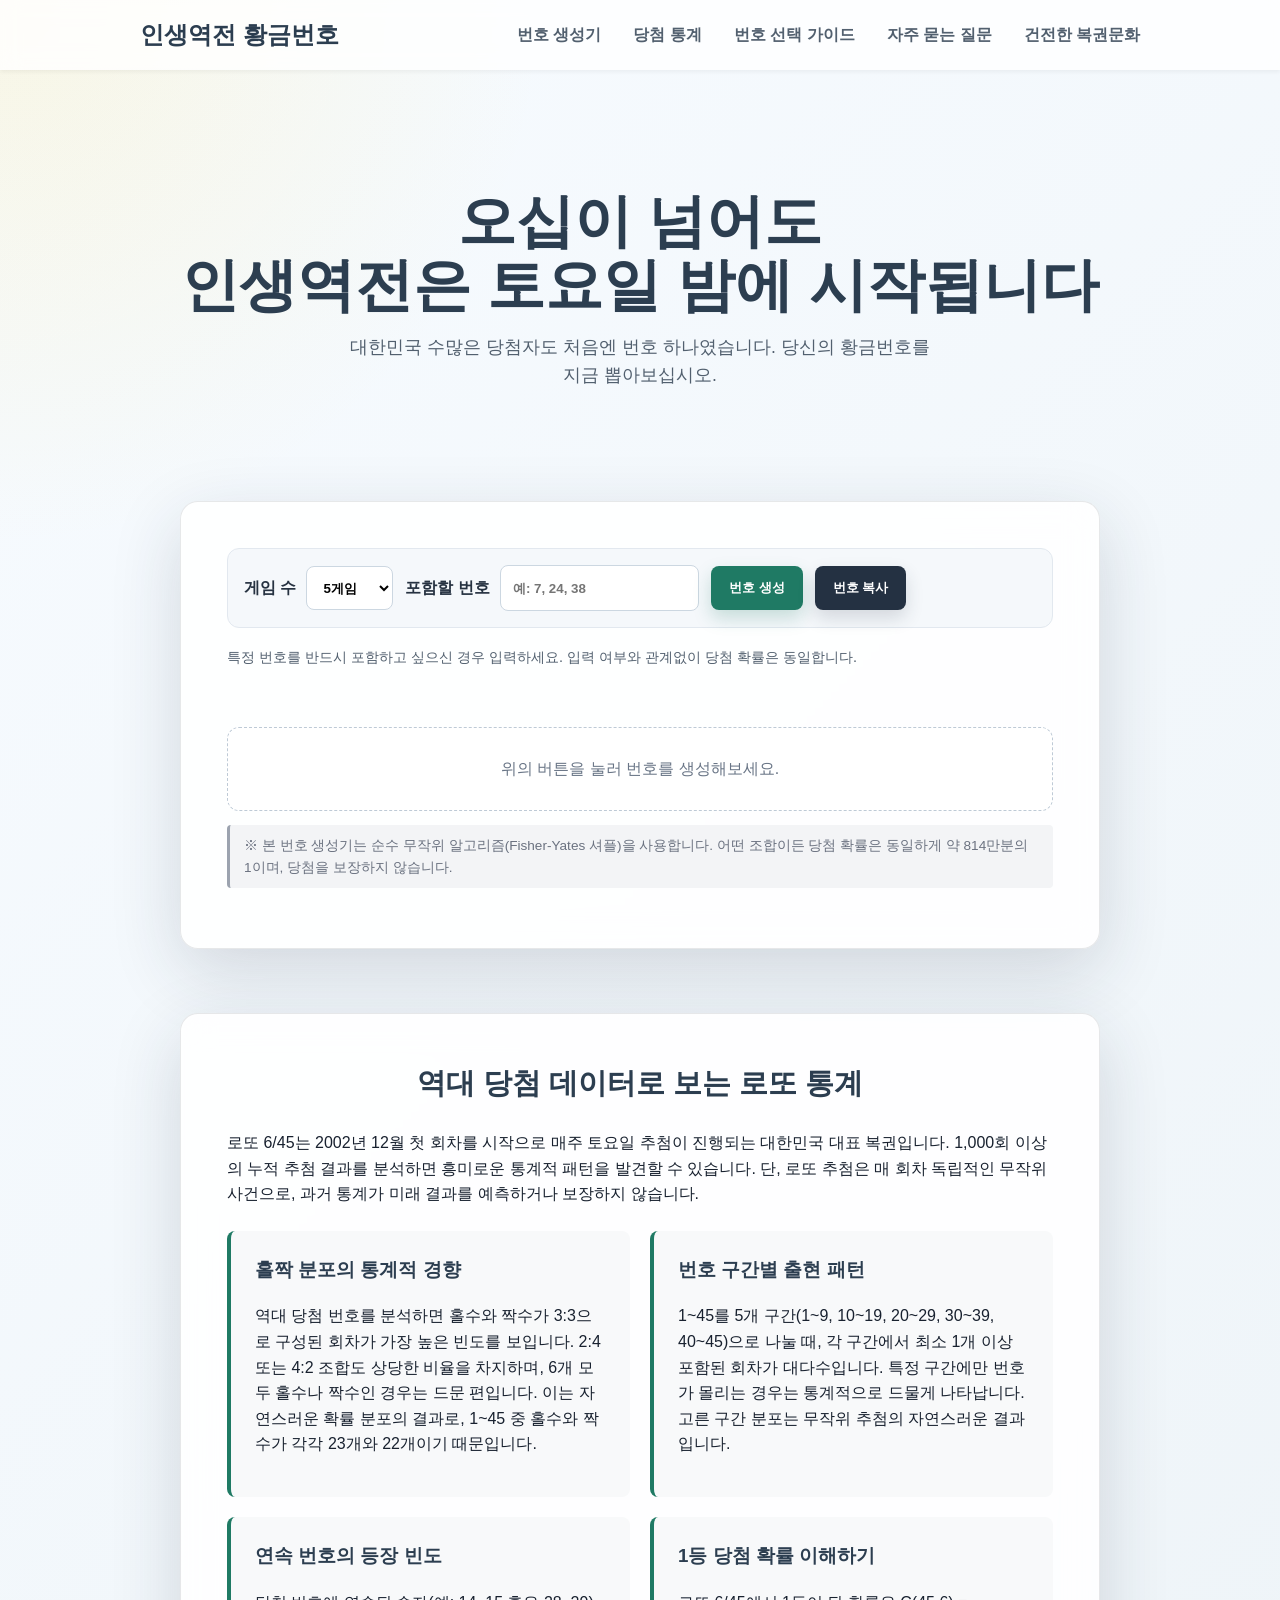
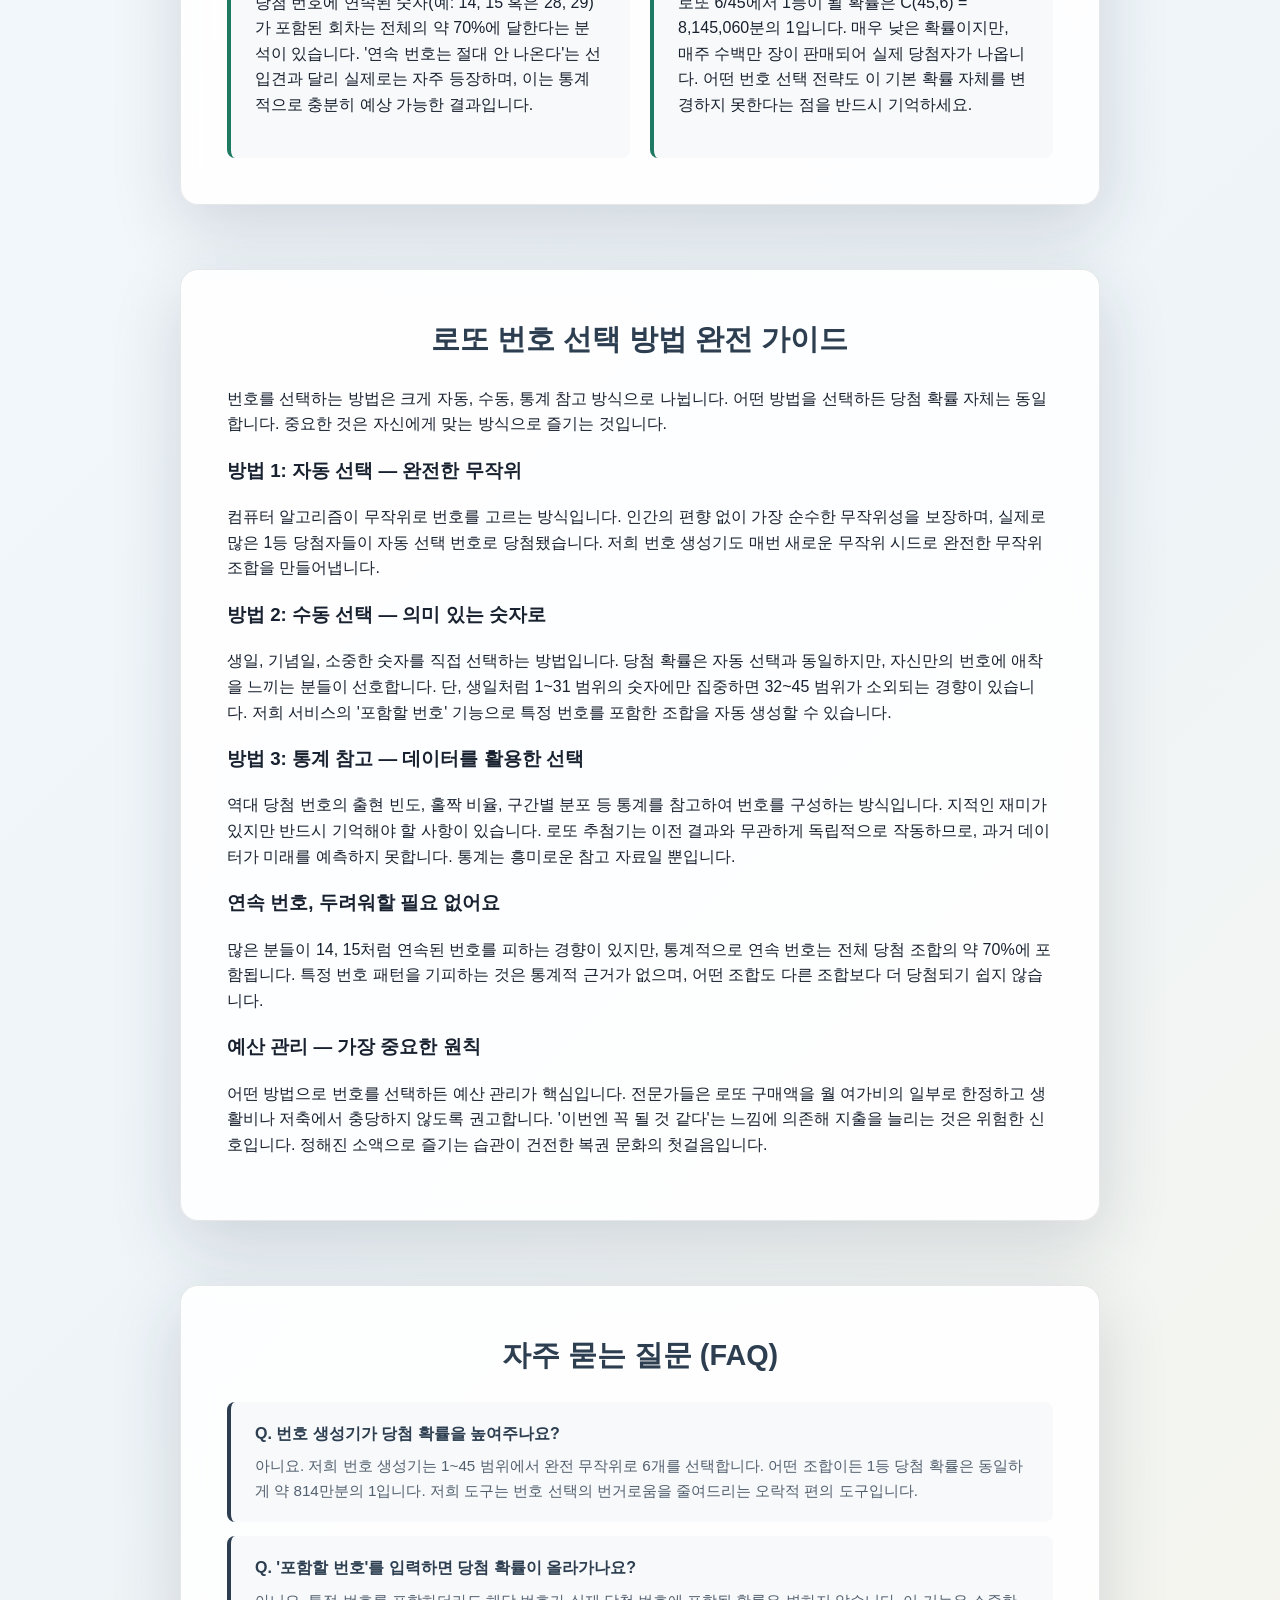
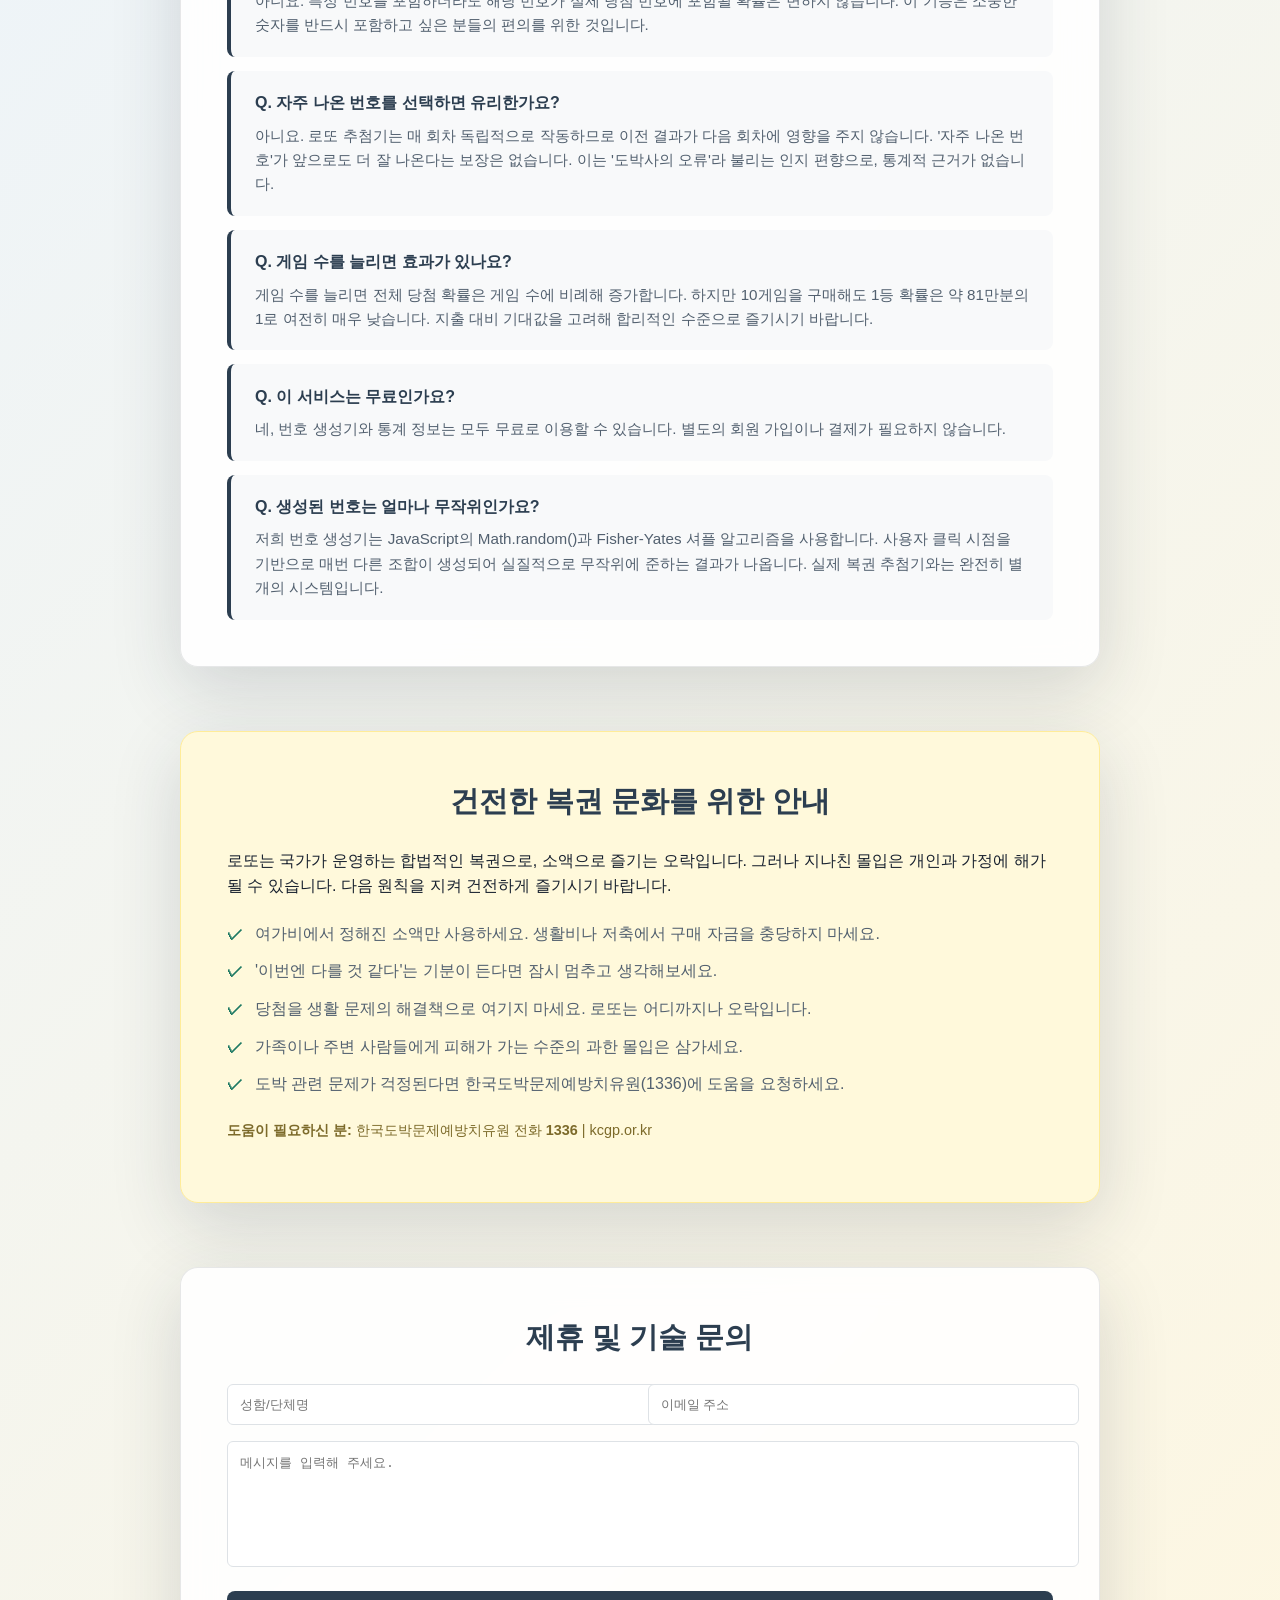
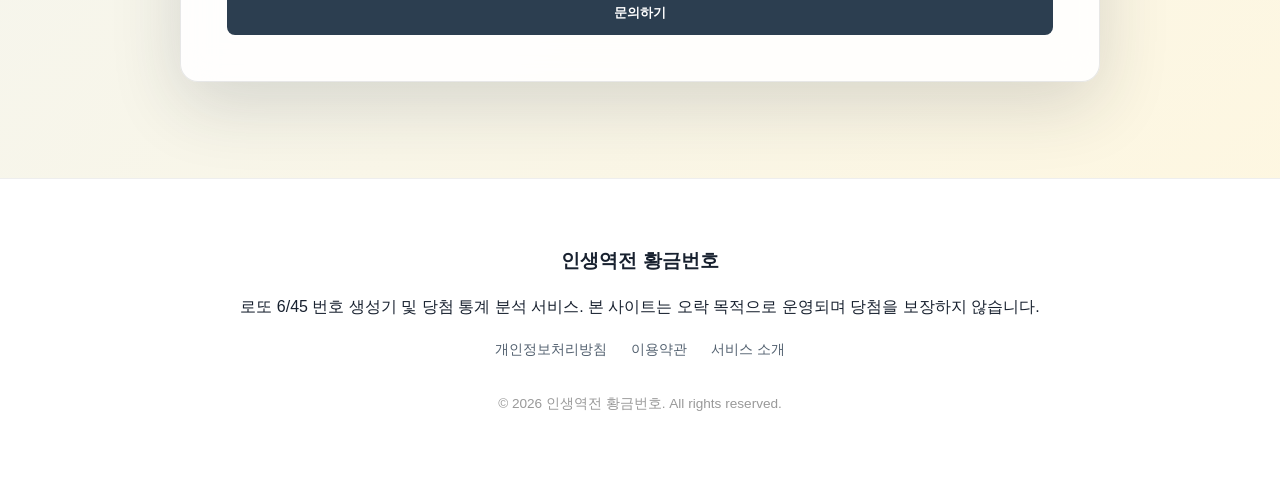
<file: index.html>
<!DOCTYPE html>
<html lang="ko">
<head>
  <meta charset="UTF-8" />
  <meta name="viewport" content="width=device-width, initial-scale=1.0" />
  <title>인생역전 황금번호 | 50·60대 가장을 위한 로또 통계 분석 & 번호 생성기</title>
  <meta name="description" content="대한민국 50·60대 가장들의 신뢰받는 로또 번호 분석 서비스. 20년 누적 당첨 통계와 무작위 알고리즘으로 나만의 황금번호를 만들어보세요. 매주 토요일 밤의 설레는 기대감을 함께합니다.">
  <meta name="google-adsense-account" content="ca-pub-3293250383292925">
  <script async src="https://pagead2.googlesyndication.com/pagead/js/adsbygoogle.js?client=ca-pub-3293250383292925"
     crossorigin="anonymous"></script>
  <link href="/style.css" rel="stylesheet">
</head>
<body style="scroll-behavior: smooth;">
  <nav class="navbar">
    <div class="nav-container">
      <a href="/" class="logo">인생역전 황금번호</a>
      <ul class="nav-links">
        <li><a href="#generator">번호 생성기</a></li>
        <li><a href="#statistics">당첨 통계</a></li>
        <li><a href="#guide">번호 선택 가이드</a></li>
        <li><a href="#faq">자주 묻는 질문</a></li>
        <li><a href="#responsible">건전한 복권문화</a></li>
      </ul>
    </div>
  </nav>

  <header class="hero">
    <h1 id="hero-h1">이제 당신이 1등의 주인공입니다</h1>
    <p id="hero-p">지금까지는 남의 이야기였습니다. 로또 20년 당첨 데이터가 분석한 황금번호로, 이번 주 토요일을 준비하십시오.</p>
  </header>

  <main class="content-wrapper">
    <!-- 1. 메인 도구 영역 -->
    <section id="generator" class="section">
      <div class="card lotto-card-container">
        <div class="panel" aria-label="로또 번호 추첨">
          <div class="controls">
            <label for="gameCount">
              게임 수
              <select id="gameCount">
                <option value="1">1게임</option>
                <option value="3">3게임</option>
                <option value="5" selected>5게임</option>
                <option value="10">10게임</option>
              </select>
            </label>
            <label for="fixedNumbers">
              포함할 번호
              <input
                id="fixedNumbers"
                type="text"
                inputmode="numeric"
                placeholder="예: 7, 24, 38"
                aria-describedby="fixedHelp"
              >
            </label>
            <button type="button" id="drawButton" class="btn-draw">번호 생성</button>
            <button type="button" class="btn-copy" id="copyButton">번호 복사</button>
          </div>

          <p id="fixedHelp" class="input-hint">특정 번호를 반드시 포함하고 싶으신 경우 입력하세요. 입력 여부와 관계없이 당첨 확률은 동일합니다.</p>
          <div class="toast" id="toast" role="status" aria-live="polite"></div>
          <div class="results" id="results">
            <div class="empty">위의 버튼을 눌러 번호를 생성해보세요.</div>
          </div>
        </div>
        <p class="disclaimer-note">※ 본 번호 생성기는 순수 무작위 알고리즘(Fisher-Yates 셔플)을 사용합니다. 어떤 조합이든 당첨 확률은 동일하게 약 814만분의 1이며, 당첨을 보장하지 않습니다.</p>
      </div>
    </section>

    <!-- 2. 고품질 텍스트 콘텐츠: 통계 분석 -->
    <section id="statistics" class="section text-content">
      <div class="card">
        <h2>역대 당첨 데이터로 보는 로또 통계</h2>
        <p>로또 6/45는 2002년 12월 첫 회차를 시작으로 매주 토요일 추첨이 진행되는 대한민국 대표 복권입니다. 1,000회 이상의 누적 추첨 결과를 분석하면 흥미로운 통계적 패턴을 발견할 수 있습니다. 단, 로또 추첨은 매 회차 독립적인 무작위 사건으로, 과거 통계가 미래 결과를 예측하거나 보장하지 않습니다.</p>

        <div class="info-grid">
          <div class="info-item">
            <h3>홀짝 분포의 통계적 경향</h3>
            <p>역대 당첨 번호를 분석하면 홀수와 짝수가 3:3으로 구성된 회차가 가장 높은 빈도를 보입니다. 2:4 또는 4:2 조합도 상당한 비율을 차지하며, 6개 모두 홀수나 짝수인 경우는 드문 편입니다. 이는 자연스러운 확률 분포의 결과로, 1~45 중 홀수와 짝수가 각각 23개와 22개이기 때문입니다.</p>
          </div>
          <div class="info-item">
            <h3>번호 구간별 출현 패턴</h3>
            <p>1~45를 5개 구간(1~9, 10~19, 20~29, 30~39, 40~45)으로 나눌 때, 각 구간에서 최소 1개 이상 포함된 회차가 대다수입니다. 특정 구간에만 번호가 몰리는 경우는 통계적으로 드물게 나타납니다. 고른 구간 분포는 무작위 추첨의 자연스러운 결과입니다.</p>
          </div>
          <div class="info-item">
            <h3>연속 번호의 등장 빈도</h3>
            <p>당첨 번호에 연속된 숫자(예: 14, 15 혹은 28, 29)가 포함된 회차는 전체의 약 70%에 달한다는 분석이 있습니다. '연속 번호는 절대 안 나온다'는 선입견과 달리 실제로는 자주 등장하며, 이는 통계적으로 충분히 예상 가능한 결과입니다.</p>
          </div>
          <div class="info-item">
            <h3>1등 당첨 확률 이해하기</h3>
            <p>로또 6/45에서 1등이 될 확률은 C(45,6) = 8,145,060분의 1입니다. 매우 낮은 확률이지만, 매주 수백만 장이 판매되어 실제 당첨자가 나옵니다. 어떤 번호 선택 전략도 이 기본 확률 자체를 변경하지 못한다는 점을 반드시 기억하세요.</p>
          </div>
        </div>
      </div>
    </section>

    <!-- 3. 고품질 텍스트 콘텐츠: 번호 선택 가이드 -->
    <section id="guide" class="section text-content">
      <div class="card">
        <h2>로또 번호 선택 방법 완전 가이드</h2>
        <p>번호를 선택하는 방법은 크게 자동, 수동, 통계 참고 방식으로 나뉩니다. 어떤 방법을 선택하든 당첨 확률 자체는 동일합니다. 중요한 것은 자신에게 맞는 방식으로 즐기는 것입니다.</p>

        <article class="article">
          <h3>방법 1: 자동 선택 — 완전한 무작위</h3>
          <p>컴퓨터 알고리즘이 무작위로 번호를 고르는 방식입니다. 인간의 편향 없이 가장 순수한 무작위성을 보장하며, 실제로 많은 1등 당첨자들이 자동 선택 번호로 당첨됐습니다. 저희 번호 생성기도 매번 새로운 무작위 시드로 완전한 무작위 조합을 만들어냅니다.</p>

          <h3>방법 2: 수동 선택 — 의미 있는 숫자로</h3>
          <p>생일, 기념일, 소중한 숫자를 직접 선택하는 방법입니다. 당첨 확률은 자동 선택과 동일하지만, 자신만의 번호에 애착을 느끼는 분들이 선호합니다. 단, 생일처럼 1~31 범위의 숫자에만 집중하면 32~45 범위가 소외되는 경향이 있습니다. 저희 서비스의 '포함할 번호' 기능으로 특정 번호를 포함한 조합을 자동 생성할 수 있습니다.</p>

          <h3>방법 3: 통계 참고 — 데이터를 활용한 선택</h3>
          <p>역대 당첨 번호의 출현 빈도, 홀짝 비율, 구간별 분포 등 통계를 참고하여 번호를 구성하는 방식입니다. 지적인 재미가 있지만 반드시 기억해야 할 사항이 있습니다. 로또 추첨기는 이전 결과와 무관하게 독립적으로 작동하므로, 과거 데이터가 미래를 예측하지 못합니다. 통계는 흥미로운 참고 자료일 뿐입니다.</p>

          <h3>연속 번호, 두려워할 필요 없어요</h3>
          <p>많은 분들이 14, 15처럼 연속된 번호를 피하는 경향이 있지만, 통계적으로 연속 번호는 전체 당첨 조합의 약 70%에 포함됩니다. 특정 번호 패턴을 기피하는 것은 통계적 근거가 없으며, 어떤 조합도 다른 조합보다 더 당첨되기 쉽지 않습니다.</p>

          <h3>예산 관리 — 가장 중요한 원칙</h3>
          <p>어떤 방법으로 번호를 선택하든 예산 관리가 핵심입니다. 전문가들은 로또 구매액을 월 여가비의 일부로 한정하고 생활비나 저축에서 충당하지 않도록 권고합니다. '이번엔 꼭 될 것 같다'는 느낌에 의존해 지출을 늘리는 것은 위험한 신호입니다. 정해진 소액으로 즐기는 습관이 건전한 복권 문화의 첫걸음입니다.</p>
        </article>
      </div>
    </section>

    <!-- 4. 자주 묻는 질문 -->
    <section id="faq" class="section text-content">
      <div class="card">
        <h2>자주 묻는 질문 (FAQ)</h2>

        <div class="faq-list">
          <div class="faq-item">
            <h3>Q. 번호 생성기가 당첨 확률을 높여주나요?</h3>
            <p>아니요. 저희 번호 생성기는 1~45 범위에서 완전 무작위로 6개를 선택합니다. 어떤 조합이든 1등 당첨 확률은 동일하게 약 814만분의 1입니다. 저희 도구는 번호 선택의 번거로움을 줄여드리는 오락적 편의 도구입니다.</p>
          </div>

          <div class="faq-item">
            <h3>Q. '포함할 번호'를 입력하면 당첨 확률이 올라가나요?</h3>
            <p>아니요. 특정 번호를 포함하더라도 해당 번호가 실제 당첨 번호에 포함될 확률은 변하지 않습니다. 이 기능은 소중한 숫자를 반드시 포함하고 싶은 분들의 편의를 위한 것입니다.</p>
          </div>

          <div class="faq-item">
            <h3>Q. 자주 나온 번호를 선택하면 유리한가요?</h3>
            <p>아니요. 로또 추첨기는 매 회차 독립적으로 작동하므로 이전 결과가 다음 회차에 영향을 주지 않습니다. '자주 나온 번호'가 앞으로도 더 잘 나온다는 보장은 없습니다. 이는 '도박사의 오류'라 불리는 인지 편향으로, 통계적 근거가 없습니다.</p>
          </div>

          <div class="faq-item">
            <h3>Q. 게임 수를 늘리면 효과가 있나요?</h3>
            <p>게임 수를 늘리면 전체 당첨 확률은 게임 수에 비례해 증가합니다. 하지만 10게임을 구매해도 1등 확률은 약 81만분의 1로 여전히 매우 낮습니다. 지출 대비 기대값을 고려해 합리적인 수준으로 즐기시기 바랍니다.</p>
          </div>

          <div class="faq-item">
            <h3>Q. 이 서비스는 무료인가요?</h3>
            <p>네, 번호 생성기와 통계 정보는 모두 무료로 이용할 수 있습니다. 별도의 회원 가입이나 결제가 필요하지 않습니다.</p>
          </div>

          <div class="faq-item">
            <h3>Q. 생성된 번호는 얼마나 무작위인가요?</h3>
            <p>저희 번호 생성기는 JavaScript의 Math.random()과 Fisher-Yates 셔플 알고리즘을 사용합니다. 사용자 클릭 시점을 기반으로 매번 다른 조합이 생성되어 실질적으로 무작위에 준하는 결과가 나옵니다. 실제 복권 추첨기와는 완전히 별개의 시스템입니다.</p>
          </div>
        </div>
      </div>
    </section>

    <!-- 5. 건전한 복권 문화 -->
    <section id="responsible" class="section text-content">
      <div class="card alt-card">
        <h2>건전한 복권 문화를 위한 안내</h2>
        <p>로또는 국가가 운영하는 합법적인 복권으로, 소액으로 즐기는 오락입니다. 그러나 지나친 몰입은 개인과 가정에 해가 될 수 있습니다. 다음 원칙을 지켜 건전하게 즐기시기 바랍니다.</p>
        <ul class="check-list">
          <li>여가비에서 정해진 소액만 사용하세요. 생활비나 저축에서 구매 자금을 충당하지 마세요.</li>
          <li>'이번엔 다를 것 같다'는 기분이 든다면 잠시 멈추고 생각해보세요.</li>
          <li>당첨을 생활 문제의 해결책으로 여기지 마세요. 로또는 어디까지나 오락입니다.</li>
          <li>가족이나 주변 사람들에게 피해가 가는 수준의 과한 몰입은 삼가세요.</li>
          <li>도박 관련 문제가 걱정된다면 한국도박문제예방치유원(1336)에 도움을 요청하세요.</li>
        </ul>
        <p style="margin-top: 1rem; font-size: 0.9rem; color: #7c6a2a;"><strong>도움이 필요하신 분:</strong> 한국도박문제예방치유원 전화 <strong>1336</strong> | kcgp.or.kr</p>
      </div>
    </section>

    <section id="inquiry" class="section">
      <div class="card">
        <h2>제휴 및 기술 문의</h2>
        <form action="https://formspree.io/f/mgodwbqn" method="POST" id="inquiry-form" class="pro-form">
          <div class="form-row">
            <div class="form-group">
              <input type="text" name="name" placeholder="성함/단체명" required>
            </div>
            <div class="form-group">
              <input type="email" name="_replyto" placeholder="이메일 주소" required>
            </div>
          </div>
          <div class="form-group">
            <textarea name="message" placeholder="메시지를 입력해 주세요." required></textarea>
          </div>
          <button type="submit" id="submit-btn" class="btn-secondary">문의하기</button>
        </form>
      </div>
    </section>

    <!-- 6. 커뮤니티 영역 -->
    <section class="section">
      <div id="disqus_thread"></div>
    </section>
  </main>

  <footer class="footer">
    <div class="footer-content">
      <div class="footer-info">
        <h3>인생역전 황금번호</h3>
        <p>로또 6/45 번호 생성기 및 당첨 통계 분석 서비스. 본 사이트는 오락 목적으로 운영되며 당첨을 보장하지 않습니다.</p>
      </div>
      <nav class="footer-nav">
        <a href="privacy.html">개인정보처리방침</a>
        <a href="terms.html">이용약관</a>
        <a href="about.html">서비스 소개</a>
      </nav>
      <p class="copyright">&copy; 2026 인생역전 황금번호. All rights reserved.</p>
    </div>
  </footer>

  <script>
    (function() {
      var d = document, s = d.createElement('script');
      s.src = 'https://product-2604.disqus.com/embed.js';
      s.setAttribute('data-timestamp', +new Date());
      (d.head || d.body).appendChild(s);
    })();
  </script>
  <script defer src="/main.js"></script>
</body>
</html>
</file>
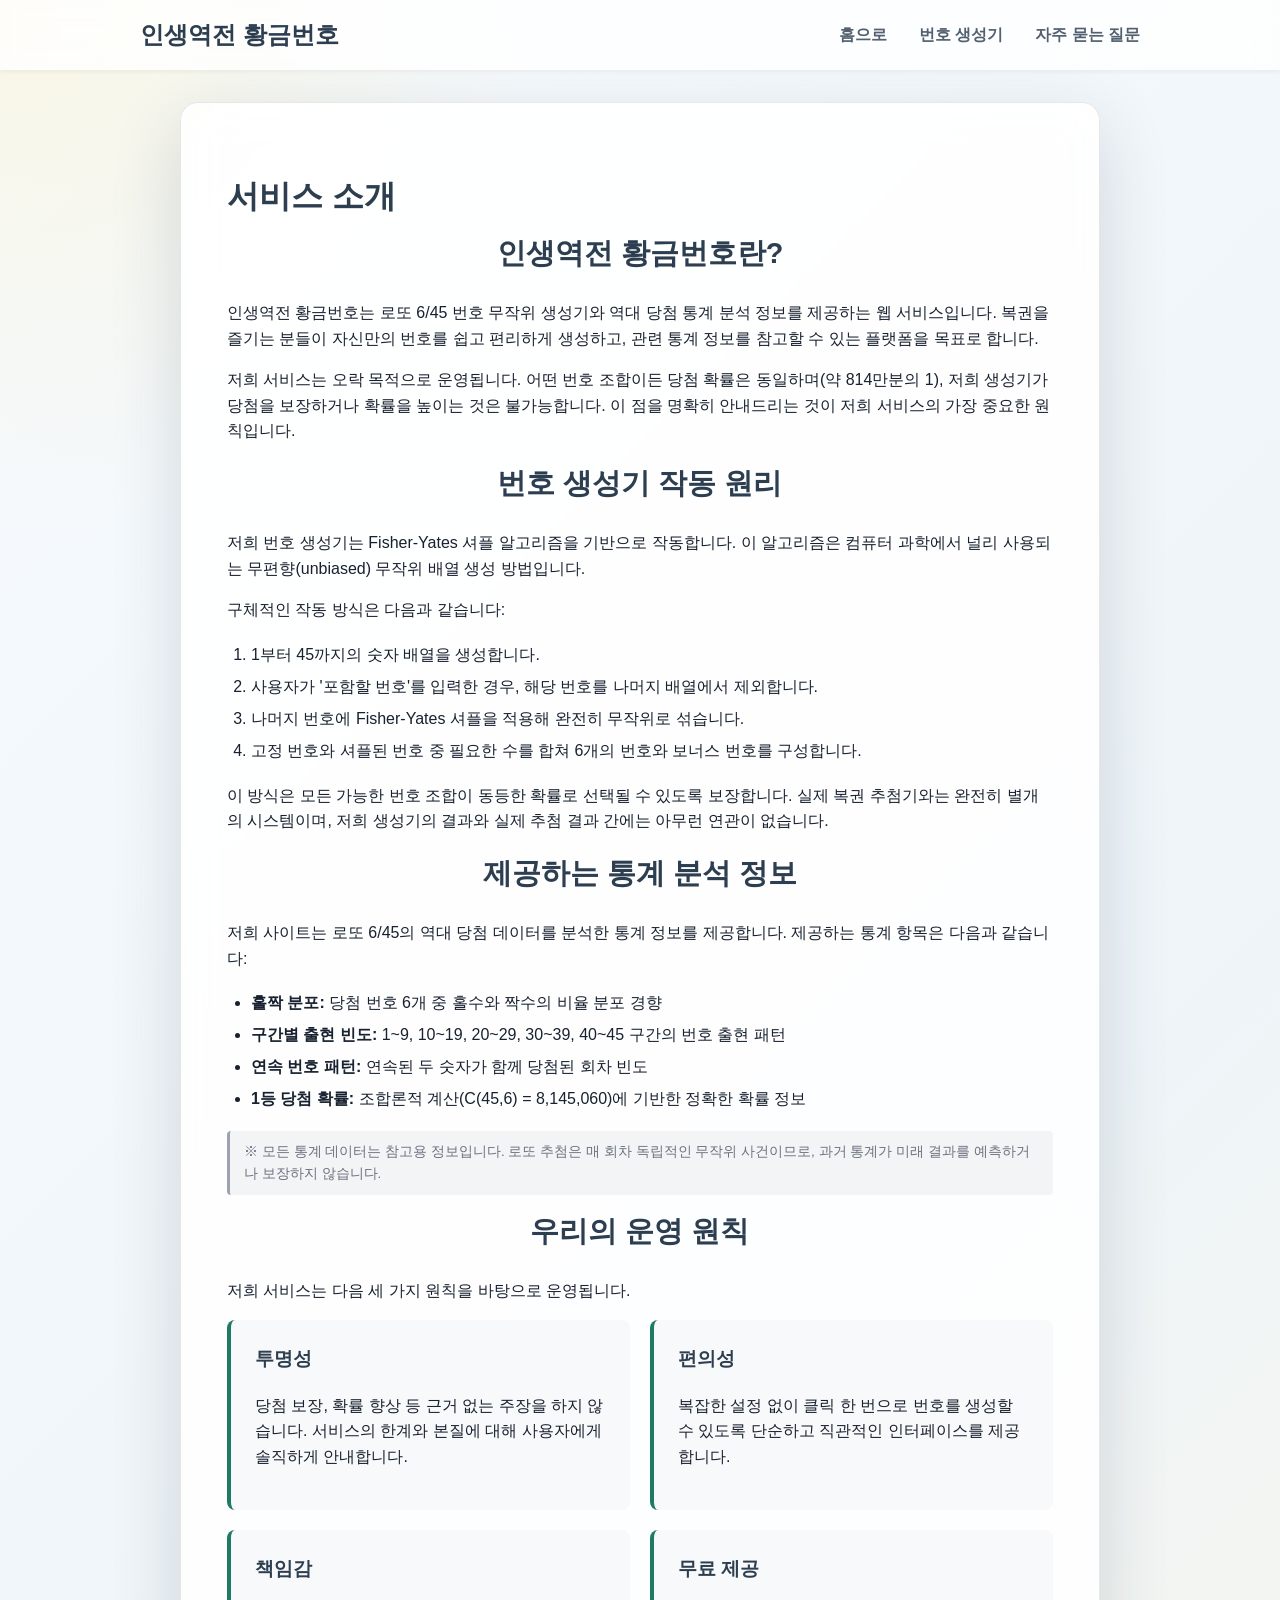
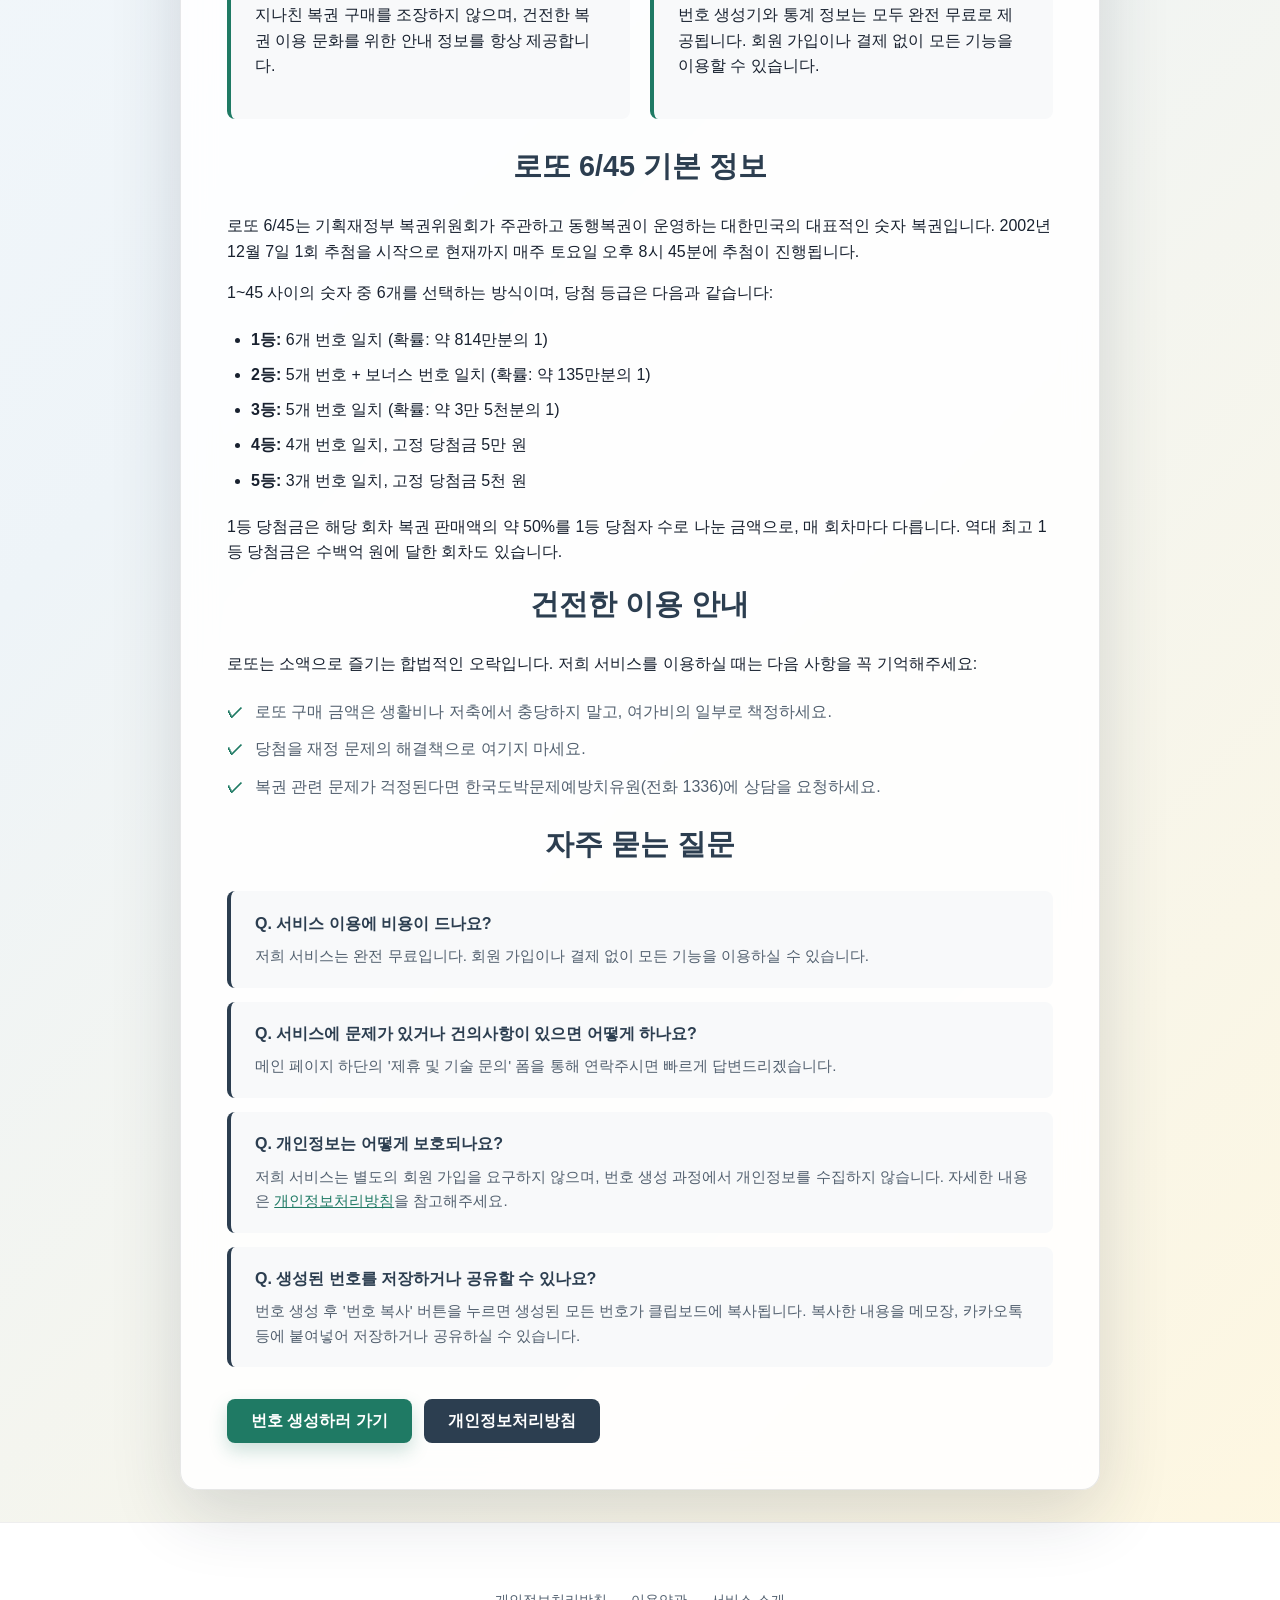
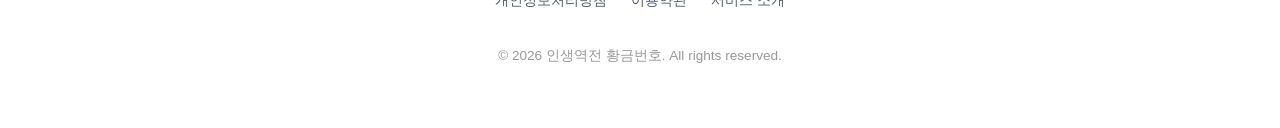
<file: about.html>
<!DOCTYPE html>
<html lang="ko">
<head>
    <meta charset="UTF-8">
    <meta name="viewport" content="width=device-width, initial-scale=1.0">
    <title>서비스 소개 | 인생역전 황금번호</title>
    <meta name="description" content="인생역전 황금번호는 로또 6/45 무작위 번호 생성기와 역대 당첨 통계 분석 서비스입니다. 번호 생성 알고리즘, 통계 분석 방법론, 서비스 운영 원칙을 소개합니다.">
    <link href="/style.css" rel="stylesheet">
</head>
<body>
    <nav class="navbar">
        <div class="nav-container">
            <a href="/" class="logo">인생역전 황금번호</a>
            <ul class="nav-links">
                <li><a href="/">홈으로</a></li>
                <li><a href="/#generator">번호 생성기</a></li>
                <li><a href="/#faq">자주 묻는 질문</a></li>
            </ul>
        </div>
    </nav>

    <main class="content-wrapper">
        <div class="card article">
            <h1>서비스 소개</h1>

            <h2>인생역전 황금번호란?</h2>
            <p>인생역전 황금번호는 로또 6/45 번호 무작위 생성기와 역대 당첨 통계 분석 정보를 제공하는 웹 서비스입니다. 복권을 즐기는 분들이 자신만의 번호를 쉽고 편리하게 생성하고, 관련 통계 정보를 참고할 수 있는 플랫폼을 목표로 합니다.</p>
            <p>저희 서비스는 오락 목적으로 운영됩니다. 어떤 번호 조합이든 당첨 확률은 동일하며(약 814만분의 1), 저희 생성기가 당첨을 보장하거나 확률을 높이는 것은 불가능합니다. 이 점을 명확히 안내드리는 것이 저희 서비스의 가장 중요한 원칙입니다.</p>

            <h2>번호 생성기 작동 원리</h2>
            <p>저희 번호 생성기는 Fisher-Yates 셔플 알고리즘을 기반으로 작동합니다. 이 알고리즘은 컴퓨터 과학에서 널리 사용되는 무편향(unbiased) 무작위 배열 생성 방법입니다.</p>
            <p>구체적인 작동 방식은 다음과 같습니다:</p>
            <ol style="padding-left:1.5rem; line-height:2;">
                <li>1부터 45까지의 숫자 배열을 생성합니다.</li>
                <li>사용자가 '포함할 번호'를 입력한 경우, 해당 번호를 나머지 배열에서 제외합니다.</li>
                <li>나머지 번호에 Fisher-Yates 셔플을 적용해 완전히 무작위로 섞습니다.</li>
                <li>고정 번호와 셔플된 번호 중 필요한 수를 합쳐 6개의 번호와 보너스 번호를 구성합니다.</li>
            </ol>
            <p>이 방식은 모든 가능한 번호 조합이 동등한 확률로 선택될 수 있도록 보장합니다. 실제 복권 추첨기와는 완전히 별개의 시스템이며, 저희 생성기의 결과와 실제 추첨 결과 간에는 아무런 연관이 없습니다.</p>

            <h2>제공하는 통계 분석 정보</h2>
            <p>저희 사이트는 로또 6/45의 역대 당첨 데이터를 분석한 통계 정보를 제공합니다. 제공하는 통계 항목은 다음과 같습니다:</p>
            <ul style="padding-left:1.5rem; line-height:2;">
                <li><strong>홀짝 분포:</strong> 당첨 번호 6개 중 홀수와 짝수의 비율 분포 경향</li>
                <li><strong>구간별 출현 빈도:</strong> 1~9, 10~19, 20~29, 30~39, 40~45 구간의 번호 출현 패턴</li>
                <li><strong>연속 번호 패턴:</strong> 연속된 두 숫자가 함께 당첨된 회차 빈도</li>
                <li><strong>1등 당첨 확률:</strong> 조합론적 계산(C(45,6) = 8,145,060)에 기반한 정확한 확률 정보</li>
            </ul>
            <p class="disclaimer-note">※ 모든 통계 데이터는 참고용 정보입니다. 로또 추첨은 매 회차 독립적인 무작위 사건이므로, 과거 통계가 미래 결과를 예측하거나 보장하지 않습니다.</p>

            <h2>우리의 운영 원칙</h2>
            <p>저희 서비스는 다음 세 가지 원칙을 바탕으로 운영됩니다.</p>
            <div class="info-grid" style="margin-top:1rem; margin-bottom:1.5rem;">
                <div class="info-item">
                    <h3>투명성</h3>
                    <p>당첨 보장, 확률 향상 등 근거 없는 주장을 하지 않습니다. 서비스의 한계와 본질에 대해 사용자에게 솔직하게 안내합니다.</p>
                </div>
                <div class="info-item">
                    <h3>편의성</h3>
                    <p>복잡한 설정 없이 클릭 한 번으로 번호를 생성할 수 있도록 단순하고 직관적인 인터페이스를 제공합니다.</p>
                </div>
                <div class="info-item">
                    <h3>책임감</h3>
                    <p>지나친 복권 구매를 조장하지 않으며, 건전한 복권 이용 문화를 위한 안내 정보를 항상 제공합니다.</p>
                </div>
                <div class="info-item">
                    <h3>무료 제공</h3>
                    <p>번호 생성기와 통계 정보는 모두 완전 무료로 제공됩니다. 회원 가입이나 결제 없이 모든 기능을 이용할 수 있습니다.</p>
                </div>
            </div>

            <h2>로또 6/45 기본 정보</h2>
            <p>로또 6/45는 기획재정부 복권위원회가 주관하고 동행복권이 운영하는 대한민국의 대표적인 숫자 복권입니다. 2002년 12월 7일 1회 추첨을 시작으로 현재까지 매주 토요일 오후 8시 45분에 추첨이 진행됩니다.</p>
            <p>1~45 사이의 숫자 중 6개를 선택하는 방식이며, 당첨 등급은 다음과 같습니다:</p>
            <ul style="padding-left:1.5rem; line-height:2.2;">
                <li><strong>1등:</strong> 6개 번호 일치 (확률: 약 814만분의 1)</li>
                <li><strong>2등:</strong> 5개 번호 + 보너스 번호 일치 (확률: 약 135만분의 1)</li>
                <li><strong>3등:</strong> 5개 번호 일치 (확률: 약 3만 5천분의 1)</li>
                <li><strong>4등:</strong> 4개 번호 일치, 고정 당첨금 5만 원</li>
                <li><strong>5등:</strong> 3개 번호 일치, 고정 당첨금 5천 원</li>
            </ul>
            <p>1등 당첨금은 해당 회차 복권 판매액의 약 50%를 1등 당첨자 수로 나눈 금액으로, 매 회차마다 다릅니다. 역대 최고 1등 당첨금은 수백억 원에 달한 회차도 있습니다.</p>

            <h2>건전한 이용 안내</h2>
            <p>로또는 소액으로 즐기는 합법적인 오락입니다. 저희 서비스를 이용하실 때는 다음 사항을 꼭 기억해주세요:</p>
            <ul class="check-list">
                <li>로또 구매 금액은 생활비나 저축에서 충당하지 말고, 여가비의 일부로 책정하세요.</li>
                <li>당첨을 재정 문제의 해결책으로 여기지 마세요.</li>
                <li>복권 관련 문제가 걱정된다면 한국도박문제예방치유원(전화 1336)에 상담을 요청하세요.</li>
            </ul>

            <h2>자주 묻는 질문</h2>
            <div class="faq-list">
                <div class="faq-item">
                    <h3>Q. 서비스 이용에 비용이 드나요?</h3>
                    <p>저희 서비스는 완전 무료입니다. 회원 가입이나 결제 없이 모든 기능을 이용하실 수 있습니다.</p>
                </div>
                <div class="faq-item">
                    <h3>Q. 서비스에 문제가 있거나 건의사항이 있으면 어떻게 하나요?</h3>
                    <p>메인 페이지 하단의 '제휴 및 기술 문의' 폼을 통해 연락주시면 빠르게 답변드리겠습니다.</p>
                </div>
                <div class="faq-item">
                    <h3>Q. 개인정보는 어떻게 보호되나요?</h3>
                    <p>저희 서비스는 별도의 회원 가입을 요구하지 않으며, 번호 생성 과정에서 개인정보를 수집하지 않습니다. 자세한 내용은 <a href="privacy.html" style="color:var(--accent-color);">개인정보처리방침</a>을 참고해주세요.</p>
                </div>
                <div class="faq-item">
                    <h3>Q. 생성된 번호를 저장하거나 공유할 수 있나요?</h3>
                    <p>번호 생성 후 '번호 복사' 버튼을 누르면 생성된 모든 번호가 클립보드에 복사됩니다. 복사한 내용을 메모장, 카카오톡 등에 붙여넣어 저장하거나 공유하실 수 있습니다.</p>
                </div>
            </div>

            <div style="margin-top:2rem; display:flex; gap:12px; flex-wrap:wrap;">
                <a href="/" class="btn-draw" style="display:inline-block; width:auto; text-decoration:none; padding: 0 24px; line-height:44px;">번호 생성하러 가기</a>
                <a href="privacy.html" class="btn-secondary" style="display:inline-block; width:auto; text-decoration:none; padding: 0 24px; line-height:44px;">개인정보처리방침</a>
            </div>
        </div>
    </main>

    <footer class="footer">
        <div class="footer-content">
            <nav class="footer-nav">
                <a href="privacy.html">개인정보처리방침</a>
                <a href="terms.html">이용약관</a>
                <a href="about.html">서비스 소개</a>
            </nav>
            <p class="copyright">&copy; 2026 인생역전 황금번호. All rights reserved.</p>
        </div>
    </footer>
</body>
</html>
</file>
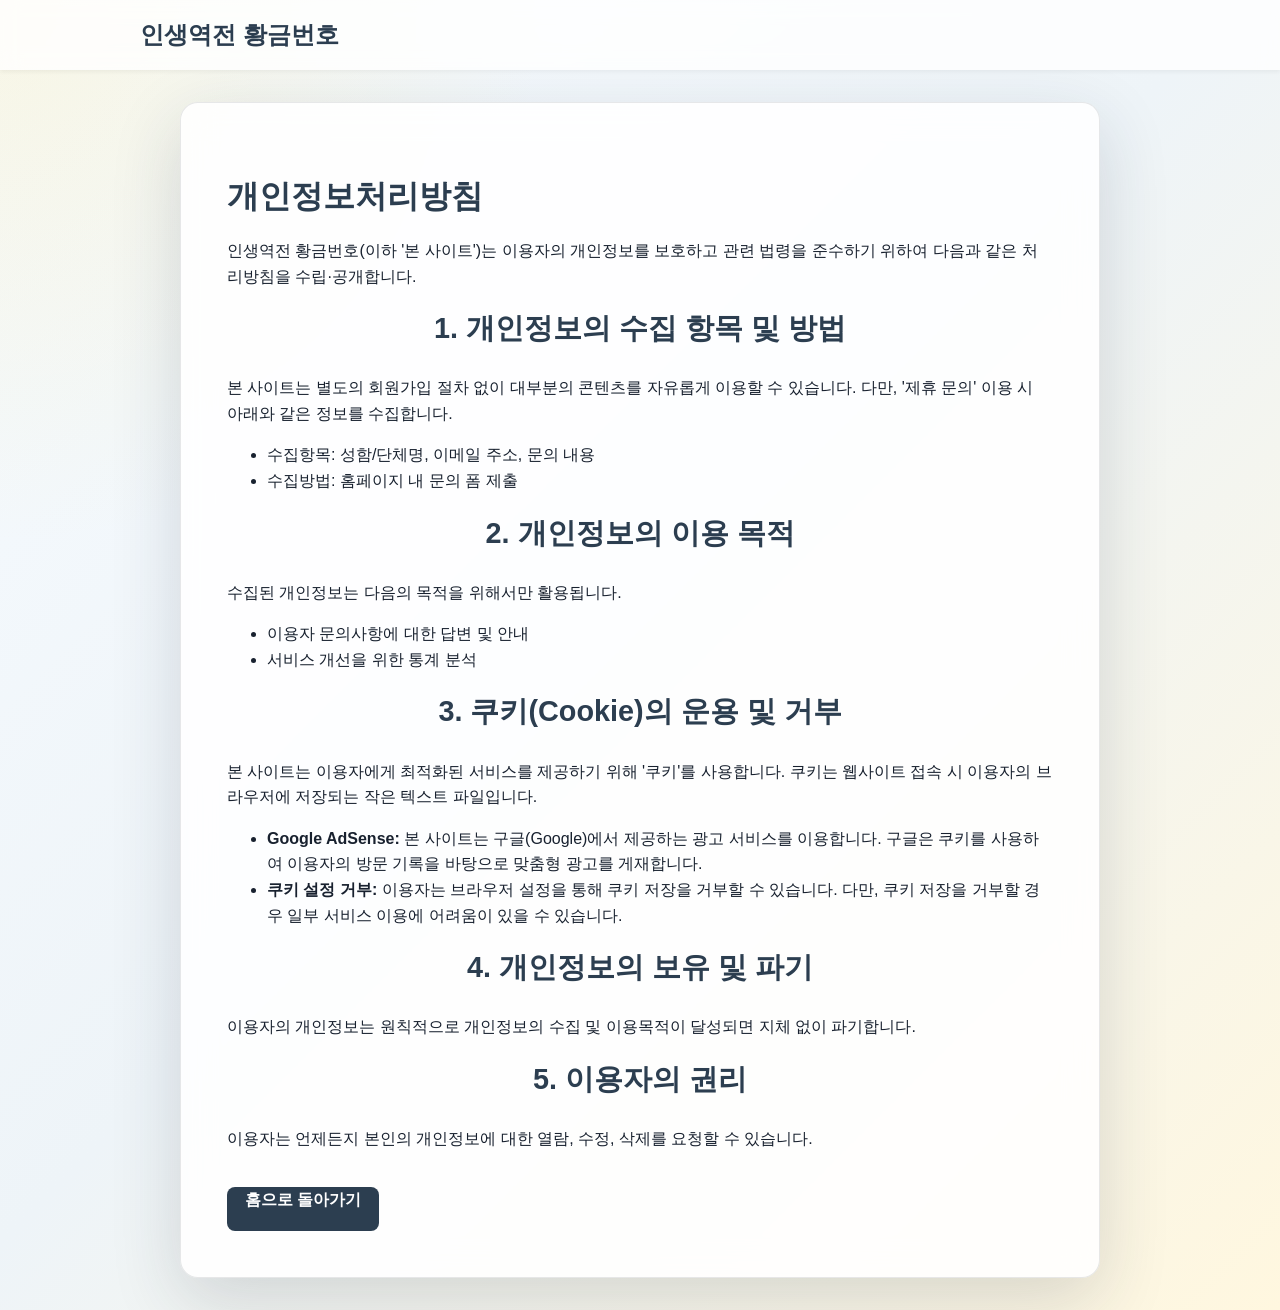
<file: privacy.html>
<!DOCTYPE html>
<html lang="ko">
<head>
    <meta charset="UTF-8">
    <meta name="viewport" content="width=device-width, initial-scale=1.0">
    <title>개인정보처리방침 | 인생역전 황금번호</title>
    <link href="/style.css" rel="stylesheet">
</head>
<body>
    <nav class="navbar"><div class="nav-container"><a href="/" class="logo">인생역전 황금번호</a></div></nav>
    <main class="content-wrapper">
        <div class="card article">
            <h1>개인정보처리방침</h1>
            <p>인생역전 황금번호(이하 '본 사이트')는 이용자의 개인정보를 보호하고 관련 법령을 준수하기 위하여 다음과 같은 처리방침을 수립·공개합니다.</p>

            <h2>1. 개인정보의 수집 항목 및 방법</h2>
            <p>본 사이트는 별도의 회원가입 절차 없이 대부분의 콘텐츠를 자유롭게 이용할 수 있습니다. 다만, '제휴 문의' 이용 시 아래와 같은 정보를 수집합니다.</p>
            <ul>
                <li>수집항목: 성함/단체명, 이메일 주소, 문의 내용</li>
                <li>수집방법: 홈페이지 내 문의 폼 제출</li>
            </ul>

            <h2>2. 개인정보의 이용 목적</h2>
            <p>수집된 개인정보는 다음의 목적을 위해서만 활용됩니다.</p>
            <ul>
                <li>이용자 문의사항에 대한 답변 및 안내</li>
                <li>서비스 개선을 위한 통계 분석</li>
            </ul>

            <h2>3. 쿠키(Cookie)의 운용 및 거부</h2>
            <p>본 사이트는 이용자에게 최적화된 서비스를 제공하기 위해 '쿠키'를 사용합니다. 쿠키는 웹사이트 접속 시 이용자의 브라우저에 저장되는 작은 텍스트 파일입니다.</p>
            <ul>
                <li><strong>Google AdSense:</strong> 본 사이트는 구글(Google)에서 제공하는 광고 서비스를 이용합니다. 구글은 쿠키를 사용하여 이용자의 방문 기록을 바탕으로 맞춤형 광고를 게재합니다.</li>
                <li><strong>쿠키 설정 거부:</strong> 이용자는 브라우저 설정을 통해 쿠키 저장을 거부할 수 있습니다. 다만, 쿠키 저장을 거부할 경우 일부 서비스 이용에 어려움이 있을 수 있습니다.</li>
            </ul>

            <h2>4. 개인정보의 보유 및 파기</h2>
            <p>이용자의 개인정보는 원칙적으로 개인정보의 수집 및 이용목적이 달성되면 지체 없이 파기합니다.</p>

            <h2>5. 이용자의 권리</h2>
            <p>이용자는 언제든지 본인의 개인정보에 대한 열람, 수정, 삭제를 요청할 수 있습니다.</p>

            <a href="/" class="btn-secondary" style="display:inline-block; width:auto; margin-top:20px; text-decoration:none;">홈으로 돌아가기</a>
        </div>
    </main>
</body>
</html>
</file>
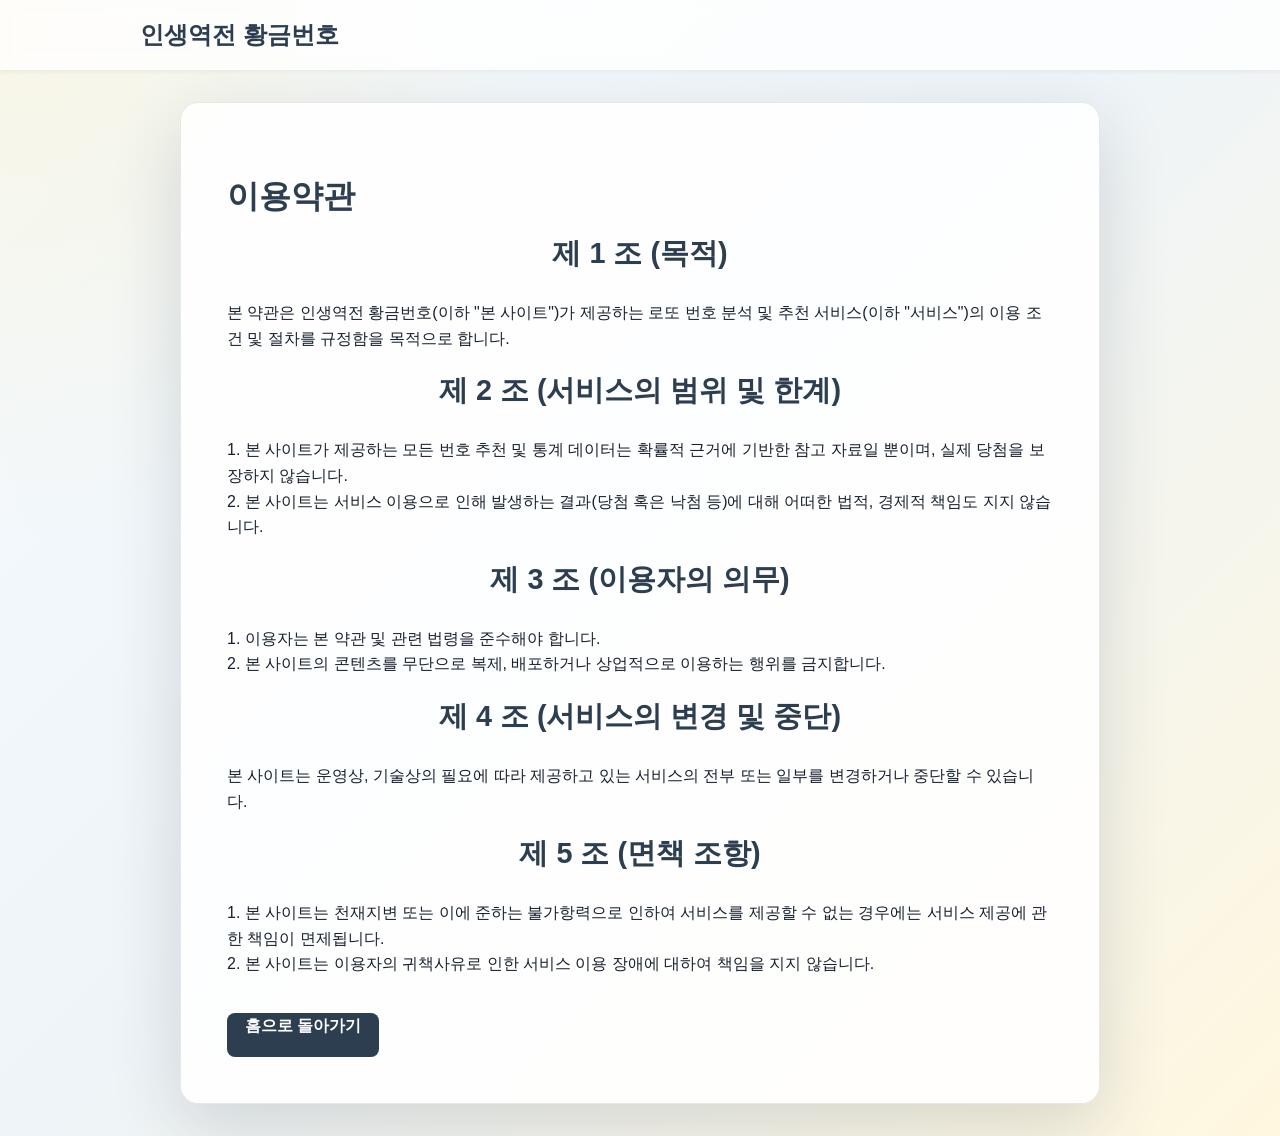
<file: terms.html>
<!DOCTYPE html>
<html lang="ko">
<head>
    <meta charset="UTF-8">
    <meta name="viewport" content="width=device-width, initial-scale=1.0">
    <title>이용약관 | 인생역전 황금번호</title>
    <link href="/style.css" rel="stylesheet">
</head>
<body>
    <nav class="navbar"><div class="nav-container"><a href="/" class="logo">인생역전 황금번호</a></div></nav>
    <main class="content-wrapper">
        <div class="card article">
            <h1>이용약관</h1>
            
            <h2>제 1 조 (목적)</h2>
            <p>본 약관은 인생역전 황금번호(이하 "본 사이트")가 제공하는 로또 번호 분석 및 추천 서비스(이하 "서비스")의 이용 조건 및 절차를 규정함을 목적으로 합니다.</p>

            <h2>제 2 조 (서비스의 범위 및 한계)</h2>
            <p>1. 본 사이트가 제공하는 모든 번호 추천 및 통계 데이터는 확률적 근거에 기반한 참고 자료일 뿐이며, 실제 당첨을 보장하지 않습니다.<br>
            2. 본 사이트는 서비스 이용으로 인해 발생하는 결과(당첨 혹은 낙첨 등)에 대해 어떠한 법적, 경제적 책임도 지지 않습니다.</p>

            <h2>제 3 조 (이용자의 의무)</h2>
            <p>1. 이용자는 본 약관 및 관련 법령을 준수해야 합니다.<br>
            2. 본 사이트의 콘텐츠를 무단으로 복제, 배포하거나 상업적으로 이용하는 행위를 금지합니다.</p>

            <h2>제 4 조 (서비스의 변경 및 중단)</h2>
            <p>본 사이트는 운영상, 기술상의 필요에 따라 제공하고 있는 서비스의 전부 또는 일부를 변경하거나 중단할 수 있습니다.</p>

            <h2>제 5 조 (면책 조항)</h2>
            <p>1. 본 사이트는 천재지변 또는 이에 준하는 불가항력으로 인하여 서비스를 제공할 수 없는 경우에는 서비스 제공에 관한 책임이 면제됩니다.<br>
            2. 본 사이트는 이용자의 귀책사유로 인한 서비스 이용 장애에 대하여 책임을 지지 않습니다.</p>

            <a href="/" class="btn-secondary" style="display:inline-block; width:auto; margin-top:20px; text-decoration:none;">홈으로 돌아가기</a>
        </div>
    </main>
</body>
</html>
</file>
<file: style.css>
:root {
  --primary-color: #2c3e50;
  --accent-color: #1f7a64;
  --bg-color: #f8f9fa;
  --card-bg: #ffffff;
  --text-main: #18212f;
  --text-muted: #52606f;
  --shadow: 0 10px 30px rgba(0,0,0,0.08);
  --radius: 18px;
}

body {
  font-family: 'Pretendard', Arial, "Apple SD Gothic Neo", "Noto Sans KR", sans-serif;
  margin: 0;
  background:
    radial-gradient(circle at top left, rgba(253, 217, 80, 0.15), transparent 34rem),
    linear-gradient(135deg, #f7fbff 0%, #eef4f8 48%, #fff7df 100%);
  color: var(--text-main);
  line-height: 1.6;
  min-height: 100vh;
}

/* Navigation */
.navbar {
  background: rgba(255, 255, 255, 0.8);
  backdrop-filter: blur(10px);
  box-shadow: 0 2px 4px rgba(0,0,0,0.05);
  position: sticky;
  top: 0;
  z-index: 1000;
}

.nav-container {
  max-width: 1000px;
  margin: 0 auto;
  display: flex;
  justify-content: space-between;
  align-items: center;
  padding: 1rem 2rem;
}

.logo {
  font-size: 1.5rem;
  font-weight: 800;
  color: var(--primary-color);
  text-decoration: none;
}

.nav-links {
  list-style: none;
  display: flex;
  gap: 2rem;
  margin: 0;
  padding: 0;
}

.nav-links a {
  text-decoration: none;
  color: var(--text-muted);
  font-weight: 600;
  transition: color 0.2s;
}

.nav-links a:hover {
  color: var(--accent-color);
}

/* Hero Section */
.hero {
  text-align: center;
  padding: 5rem 2rem;
}

.hero h1 {
  font-size: clamp(32px, 6vw, 58px);
  margin-bottom: 1rem;
  color: var(--primary-color);
  line-height: 1.1;
}

.hero p {
  font-size: 1.1rem;
  color: var(--text-muted);
  max-width: 600px;
  margin: 0 auto;
}

/* Layout */
.content-wrapper {
  max-width: 920px;
  margin: 0 auto;
  padding: 2rem;
}

.section {
  margin-bottom: 4rem;
}

.card {
  background: rgba(255, 255, 255, 0.88);
  padding: clamp(24px, 4vw, 46px);
  border-radius: var(--radius);
  box-shadow: 0 22px 70px rgba(32, 44, 64, 0.16);
  backdrop-filter: blur(16px);
  border: 1px solid rgba(24, 33, 47, 0.1);
}

h2 {
  color: var(--primary-color);
  margin-top: 0;
  margin-bottom: 1.5rem;
  text-align: center;
  font-size: 1.8rem;
}

/* Lotto Panel */
.panel {
  display: grid;
  gap: 18px;
}

.controls {
  display: flex;
  flex-wrap: wrap;
  gap: 12px;
  align-items: center;
  padding: 16px;
  background: #f5f8fb;
  border: 1px solid #e2e8ef;
  border-radius: 12px;
}

.controls label {
  display: inline-flex;
  align-items: center;
  gap: 10px;
  font-weight: 700;
  color: #263241;
}

.controls input,
.controls select {
  min-height: 44px;
  border-radius: 8px;
  border: 1px solid #ccd7e1;
  padding: 0 12px;
  background: white;
  font-weight: 700;
}

.btn-draw, .btn-copy, .btn-secondary {
  min-height: 44px;
  padding: 0 18px;
  border-radius: 8px;
  border: 0;
  font-weight: 800;
  cursor: pointer;
  transition: all 0.15s ease;
}

.btn-draw {
  background: #1f7a64;
  color: white;
  box-shadow: 0 8px 18px rgba(31, 122, 100, 0.22);
}

.btn-draw:hover {
  background: #176855;
  transform: translateY(-1px);
}

.btn-copy {
  background: #243142;
  color: white;
  box-shadow: 0 8px 18px rgba(36, 49, 66, 0.16);
}

.btn-copy:hover {
  background: #172130;
  transform: translateY(-1px);
}

.input-hint {
  font-size: 0.9rem;
  color: var(--text-muted);
  margin: 0;
}

.toast {
  min-height: 22px;
  color: #1f7a64;
  font-weight: 800;
  text-align: center;
}

/* Results Display */
.results {
  display: grid;
  gap: 14px;
}

.game {
  display: grid;
  grid-template-columns: auto 1fr;
  gap: 14px;
  align-items: center;
  padding: 16px;
  border: 1px solid #e0e7ef;
  border-radius: 12px;
  background: white;
}

.game-title {
  min-width: 68px;
  font-weight: 800;
  color: #374151;
}

.balls {
  display: flex;
  flex-wrap: wrap;
  gap: 10px;
  align-items: center;
}

.ball {
  width: 48px;
  height: 48px;
  border-radius: 50%;
  display: grid;
  place-items: center;
  color: white;
  font-size: 18px;
  font-weight: 900;
  box-shadow: inset 0 -4px 10px rgba(0, 0, 0, 0.16), 0 8px 16px rgba(31, 41, 55, 0.12);
}

.ball.yellow { background: #f4b400; }
.ball.blue { background: #2f80ed; }
.ball.red { background: #eb5757; }
.ball.gray { background: #6b7280; }
.ball.green { background: #27ae60; }

.ball.fixed {
  outline: 4px solid rgba(31, 122, 100, 0.28);
  outline-offset: 3px;
}

.plus {
  color: #7b8794;
  font-weight: 900;
  font-size: 20px;
}

.empty {
  padding: 28px 18px;
  border: 1px dashed #becad6;
  border-radius: 12px;
  color: #697586;
  text-align: center;
  background: rgba(255, 255, 255, 0.62);
}

/* Info Grid & Guides */
.info-grid {
  display: grid;
  grid-template-columns: 1fr 1fr;
  gap: 20px;
  margin-top: 1.5rem;
}

.info-item {
  background: #f8f9fa;
  padding: 1.5rem;
  border-radius: 8px;
  border-left: 4px solid #1f7a64;
}

.info-item h3 { margin-top: 0; color: var(--primary-color); }

.guide-list { padding-left: 1.2rem; }
.guide-list li { margin-bottom: 0.8rem; }

.alt-card { background: #fff9db; border: 1px solid #ffec99; }

/* Form */
.form-row { display: flex; gap: 15px; }
.form-group { flex: 1; margin-bottom: 1rem; }
.pro-form input, .pro-form textarea {
  width: 100%; padding: 12px; border: 1px solid #dee2e6; border-radius: 6px;
}
.pro-form textarea { height: 100px; resize: none; }
.btn-secondary { background-color: var(--primary-color); color: white; width: 100%; }

/* Footer */
.footer { background: white; padding: 3rem 2rem; border-top: 1px solid #eee; text-align: center; }
.footer-nav { margin-top: 1rem; }
.footer-nav a { margin: 0 10px; color: var(--text-muted); text-decoration: none; font-size: 0.9rem; }
.copyright { margin-top: 2rem; font-size: 0.85rem; color: #999; }

/* Disclaimer / Notice Box */
.disclaimer-note {
  font-size: 0.85rem;
  color: #6b7280;
  background: #f3f4f6;
  border-left: 3px solid #9ca3af;
  padding: 10px 14px;
  border-radius: 4px;
  margin-top: 14px;
}

/* Check List */
.check-list {
  list-style: none;
  padding: 0;
}

.check-list li {
  padding: 6px 0 6px 28px;
  position: relative;
  color: var(--text-muted);
}

.check-list li::before {
  content: "✓";
  position: absolute;
  left: 0;
  color: var(--accent-color);
  font-weight: 700;
}

/* FAQ */
.faq-list {
  display: flex;
  flex-direction: column;
  gap: 14px;
  margin-top: 1.5rem;
}

.faq-item {
  background: #f8f9fa;
  border-radius: 8px;
  padding: 1.2rem 1.5rem;
  border-left: 4px solid var(--primary-color);
}

.faq-item h3 {
  margin: 0 0 0.5rem 0;
  color: var(--primary-color);
  font-size: 1rem;
  text-align: left;
}

.faq-item p {
  margin: 0;
  color: var(--text-muted);
  font-size: 0.95rem;
}

/* About page article heading */
.article h1 {
  color: var(--primary-color);
  font-size: 2rem;
  margin-bottom: 0.5rem;
  text-align: left;
}

@keyframes bounceIn {
  0% { transform: scale(0.3); opacity: 0; }
  50% { transform: scale(1.05); opacity: 1; }
  70% { transform: scale(0.9); }
  100% { transform: scale(1); }
}

@keyframes fadeInUp {
  from { transform: translateY(20px); opacity: 0; }
  to { transform: translateY(0); opacity: 1; }
}

@media (max-width: 620px) {
  .nav-links { display: none; }
  .controls { align-items: stretch; flex-direction: column; }
  .game { grid-template-columns: 1fr; }
  .ball { width: 42px; height: 42px; font-size: 16px; }
  .info-grid { grid-template-columns: 1fr; }
  .form-row { flex-direction: column; }
}
</file>
